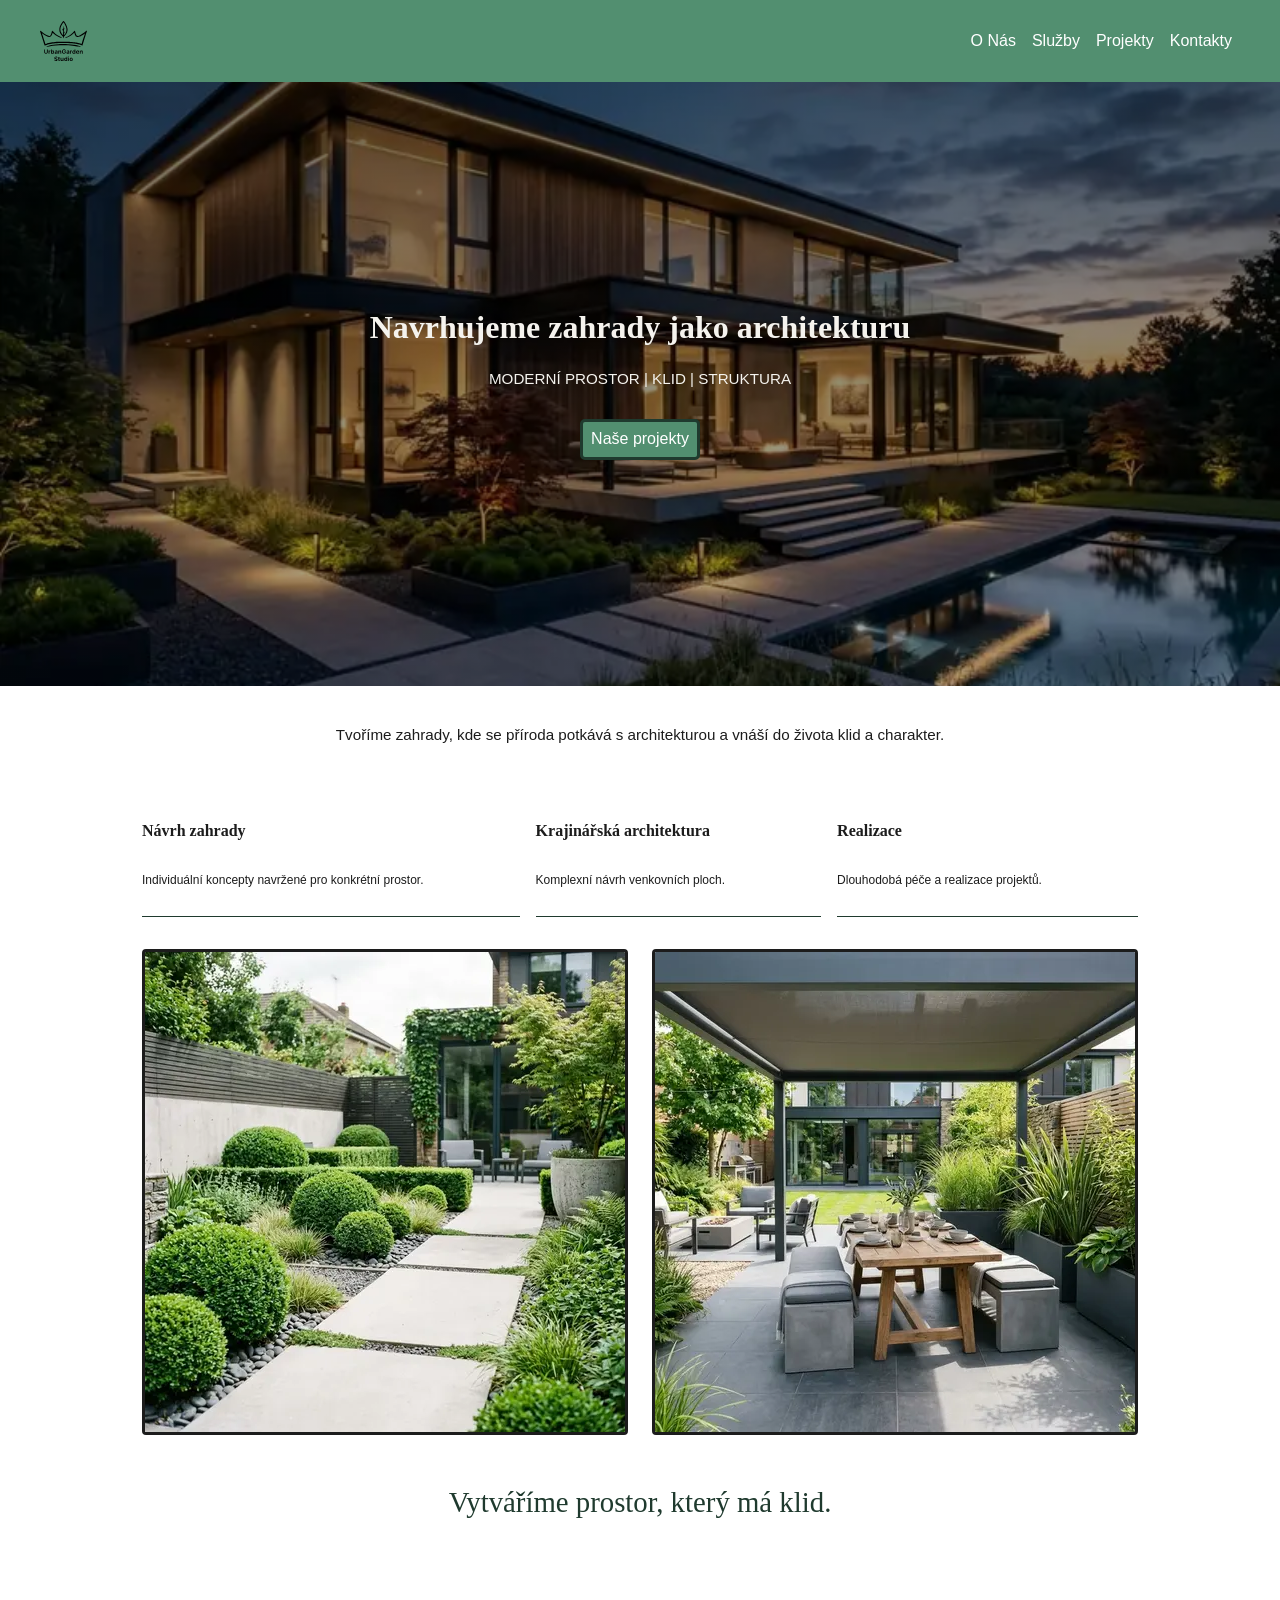
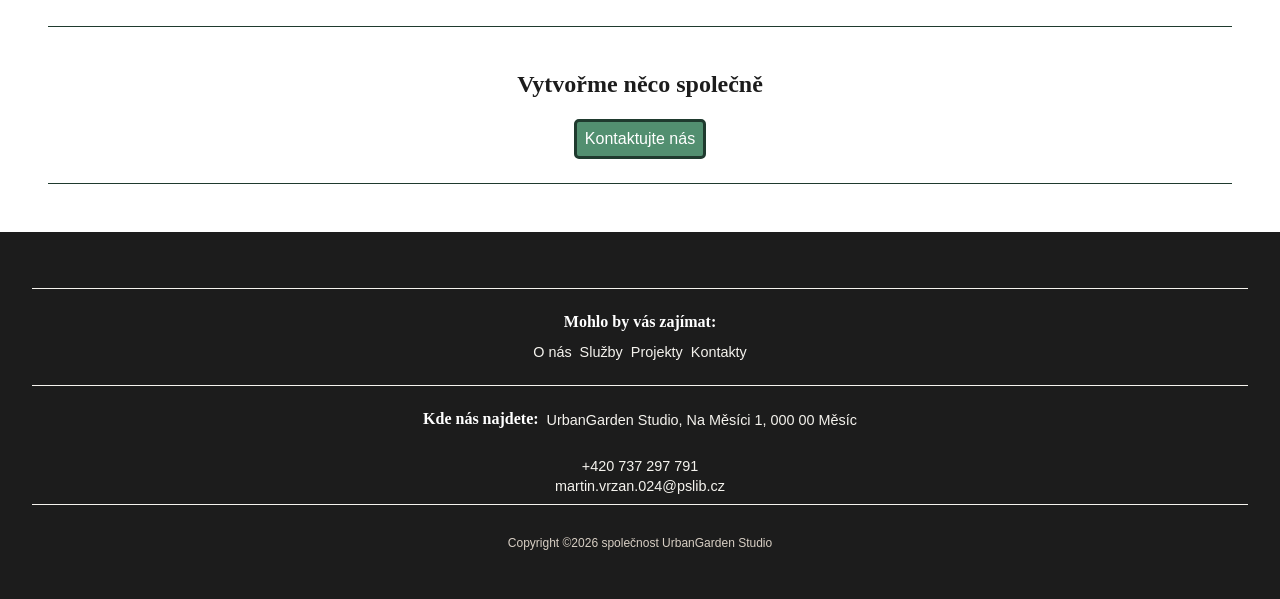
<file: index.html>
<!DOCTYPE html>
<html lang="cs">

<head>
    <meta charset="UTF-8">
    <meta name="viewport" content="width=device-width, initial-scale=1.0">
    <title>Home-UrbanGarden</title>
    <link rel="icon" type="image/png" href="./favicon/favicon-96x96.png" sizes="96x96" />
    <link rel="icon" type="image/svg+xml" href="./favicon/favicon.svg" />
    <link rel="shortcut icon" href="./favicon/favicon.ico" />
    <link rel="apple-touch-icon" sizes="180x180" href="./favicon/apple-touch-icon.png" />
    <link rel="manifest" href="./favicon/site.webmanifest" />
    <link rel="stylesheet" href="CSS/main.css">
</head>

<body>
    <header class="header">
        <div class="ikona__obal">
            <a href="index.html"><img class="header__ikona" src="imgs/logo.svg" alt="ikona domů"></a>
        </div>
        <nav class="navigace">
            <button class="navigace__burger" aria-label="Otevřít menu" aria-expanded="false">
                <span class="navigace__cara"></span>
                <span class="navigace__cara"></span>
                <span class="navigace__cara"></span>
            </button>
            <menu class="menu">
                <li class="item"><a href="onas.html">O Nás</a></li>
                <li class="item"><a href="sluzby.html">Služby</a></li>
                <li class="item"><a href="projekty.html">Projekty</a></li>
                <li class="item"><a href="kontakty.html">Kontakty</a></li>
            </menu>
        </nav>
    </header>

    <main>
        <section class="hero hero--home">
            <div class="hero__obsah">
                <h1>Navrhujeme zahrady jako architekturu</h1>
                <p>MODERNÍ PROSTOR | KLID | STRUKTURA</p>
                <a class="btn-primary" href="projekty.html">Naše projekty</a>
            </div>
        </section>
        <p class="hero__podtext">Tvoříme zahrady, kde se příroda potkává s architekturou a vnáší do života klid a
            charakter.</p>
        <section class="sluzby__sekce">
            <div class="sluzby__karta">
                <h2>Návrh zahrady</h2>
                <p>Individuální koncepty navržené pro konkrétní prostor.</p>
            </div>
            <div class="sluzby__karta">
                <h2>Krajinářská architektura</h2>
                <p>Komplexní návrh venkovních ploch.</p>
            </div>
            <div class="sluzby__karta">
                <h2>Realizace</h2>
                <p>Dlouhodobá péče a realizace projektů.</p>
            </div>
            <div class="sluzby__obrazky">
                <div class="sluzby__obrazek-obal"><img class="obrazek" src="imgs/garden_hedges-nahled.webp"
                        alt="keříky"></div>
                <div class="sluzby__obrazek-obal"><img class="obrazek" src="imgs/garden_patio-nahled.webp" alt="patio">
                </div>
            </div>
            <cite class="citace">Vytváříme prostor, který má klid.</cite>
        </section>
        <section class="nabidka__sekce">
            <div class="nabidka__obal">
                <h2 class="nabidka__nadpis">Vytvořme něco společně</h2>
                <a class="btn-primary" href="kontakty.html">Kontaktujte nás</a>
            </div>
        </section>
    </main>

    <footer class="footer">
        <div class="footer__obal">
            <div class="footer__zajimavosti">
                <h3 class="footer__nadpis">Mohlo by vás zajímat:</h3>
                <menu class="footer__menu">
                    <li><a href="onas.html">O nás</a></li>
                    <li><a href="sluzby.html">Služby</a></li>
                    <li><a href="projekty.html">Projekty</a></li>
                    <li><a href="kontakty.html">Kontakty</a></li>
                </menu>
            </div>
            <div class="footer__adresa">
                <h3 class="footer__nadpis">Kde nás najdete:</h3>
                <span>UrbanGarden Studio, Na Měsíci 1, 000 00 Měsíc</span>
            </div>
            <div class="footer__kontakt">
                <span class="cislo-email"><a href="tel:+420737297791">+420 737 297 791</a></span>
                <span class="cislo-email"><a
                        href="mailto:martin.vrzan.024@pslib.cz">martin.vrzan.024@pslib.cz</a></span>
            </div>
            <small class="footer__copyright">Copyright &copy;2026 společnost UrbanGarden Studio</small>
        </div>
    </footer>
    <script src="script.js"></script>
</body>

</html>
</file>
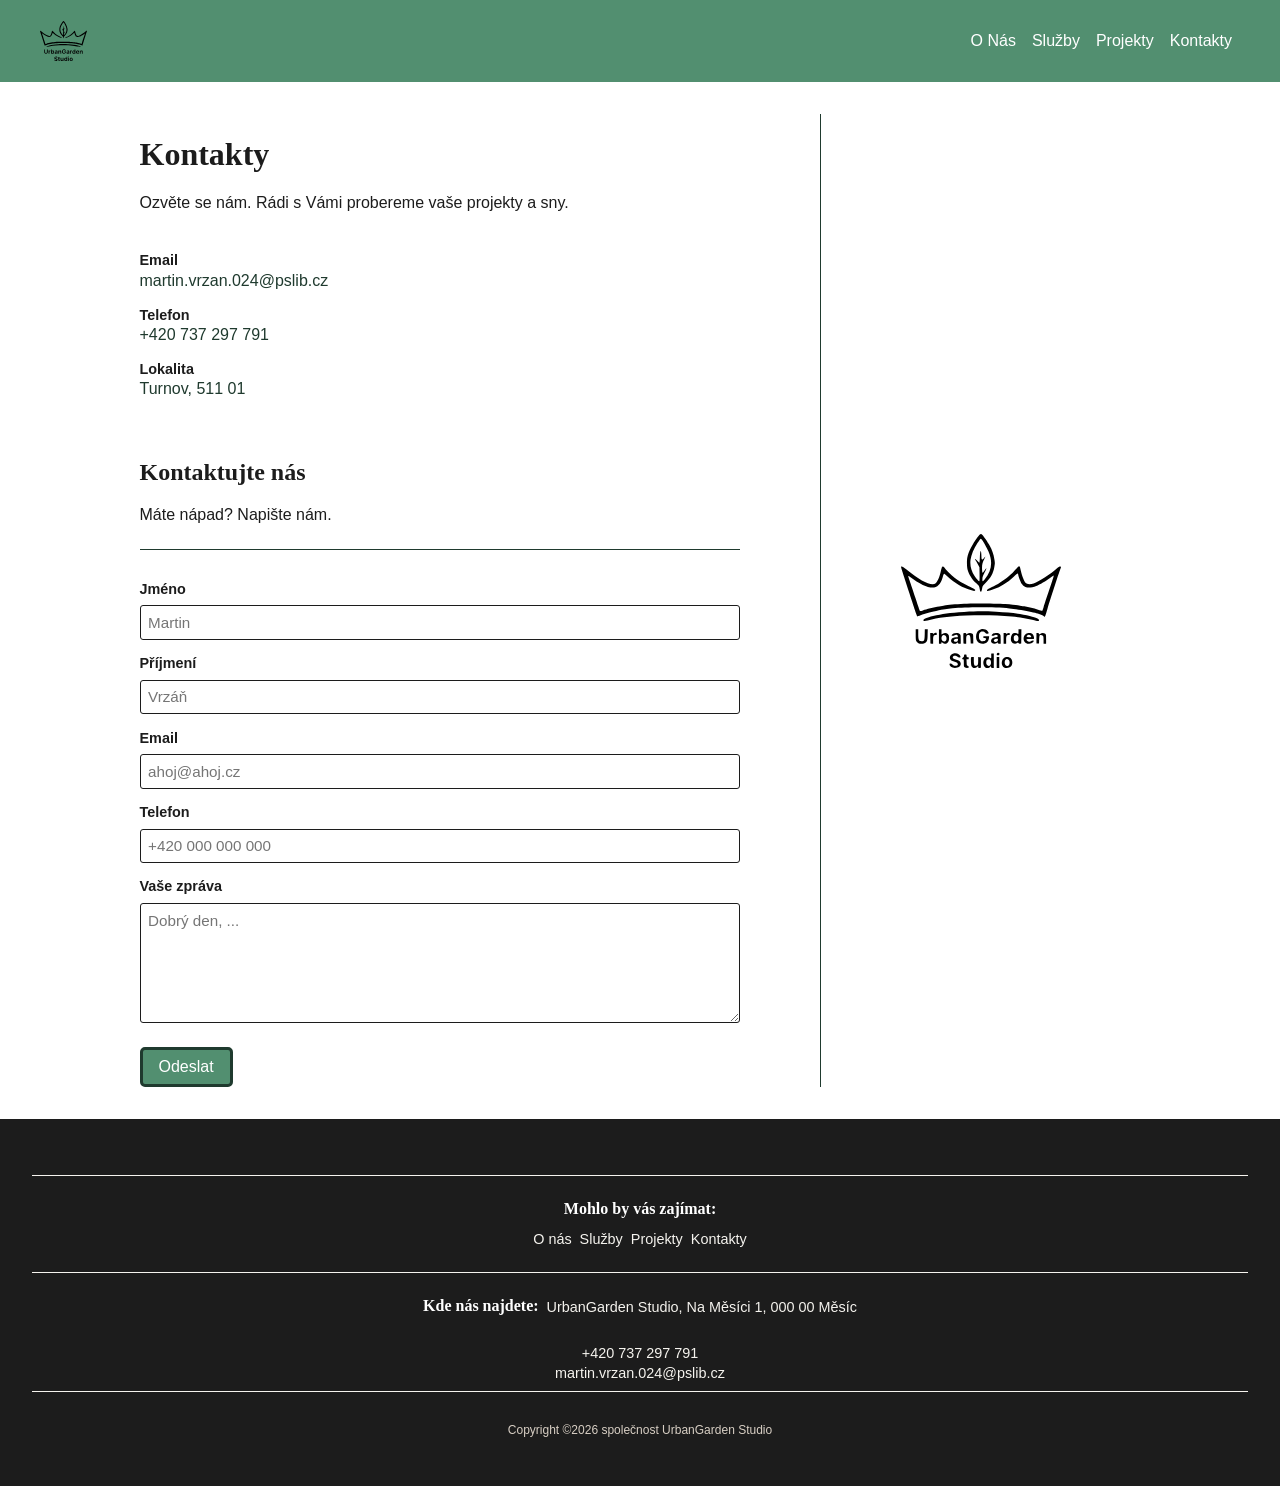
<file: kontakty.html>
<!DOCTYPE html>
<html lang="cs">

<head>
    <meta charset="UTF-8">
    <meta name="viewport" content="width=device-width, initial-scale=1.0">
    <title>Kontakty-UrbanGarden</title>
    <link rel="icon" type="image/png" href="./favicon/favicon-96x96.png" sizes="96x96" />
    <link rel="icon" type="image/svg+xml" href="./favicon/favicon.svg" />
    <link rel="shortcut icon" href="./favicon/favicon.ico" />
    <link rel="apple-touch-icon" sizes="180x180" href="./favicon/apple-touch-icon.png" />
    <link rel="stylesheet" href="CSS/main.css">
</head>

<body>
    <header class="header">
        <div class="ikona__obal">
            <a href="index.html"><img class="header__ikona" src="imgs/logo.svg" alt="ikona domů"></a>
        </div>
        <nav class="navigace">
            <button class="navigace__burger" aria-label="Otevřít menu" aria-expanded="false">
                <span class="navigace__cara"></span>
                <span class="navigace__cara"></span>
                <span class="navigace__cara"></span>
            </button>
            <menu class="menu">
                <li class="item"><a href="onas.html">O Nás</a></li>
                <li class="item"><a href="sluzby.html">Služby</a></li>
                <li class="item"><a href="projekty.html">Projekty</a></li>
                <li class="item"><a href="kontakty.html">Kontakty</a></li>
            </menu>
        </nav>
    </header>
    <main class="kontakty__main">
        <div class="kontakty__obsah">
            <section class="kontakty__hlavni">
                <div class="kontakty__uvod">
                    <h1>Kontakty</h1>
                    <p>Ozvěte se nám. Rádi s Vámi probereme vaše projekty a sny.</p>
                </div>
                <div class="kontakty__udaje">
                    <div class="kontakty__udaj">
                        <span class="kontakty__udaj-label">Email</span>
                        <a href="mailto:martin.vrzan.024@pslib.cz"
                            class="kontakty__udaj-hodnota">martin.vrzan.024@pslib.cz</a>
                    </div>
                    <div class="kontakty__udaj">
                        <span class="kontakty__udaj-label">Telefon</span>
                        <a href="tel:+420737297791" class="kontakty__udaj-hodnota">+420 737 297 791</a>
                    </div>
                    <div class="kontakty__udaj">
                        <span class="kontakty__udaj-label">Lokalita</span>
                        <span class="kontakty__udaj-hodnota">Turnov, 511 01</span>
                    </div>
                </div>
            </section>
            <section class="kontakt__sekce">
                <h2 class="kontakt__nadpis">Kontaktujte nás</h2>
                <p class="kontakt__popisek">Máte nápad? Napište nám.</p>
                <form class="kontakt__formular formular">
                    <label for="jmeno" class="formular__label">Jméno</label>
                    <input type="text" id="jmeno" name="jmeno" placeholder="Martin" class="formular__input">
                    <label for="prijmeni" class="formular__label">Příjmení</label>
                    <input type="text" id="prijmeni" name="prijmeni" placeholder="Vrzáň" class="formular__input">
                    <label for="email" class="formular__label">Email</label>
                    <input type="email" id="email" name="email" placeholder="ahoj@ahoj.cz" class="formular__input">
                    <label for="telefon" class="formular__label">Telefon</label>
                    <input type="tel" id="telefon" name="telefon" placeholder="+420 000 000 000"
                        class="formular__input">
                    <label for="zprava" class="formular__label">Vaše zpráva</label>
                    <textarea id="zprava" name="zprava" placeholder="Dobrý den, ..."
                        class="formular__textarea"></textarea>
                    <button type="submit" class="btn-primary formular__odeslat">Odeslat</button>
                </form>
            </section>
        </div>
        <img class="kontakty__logo" src="imgs/logo.svg" alt="Logo UrbanGarden Studio">
    </main>
    <footer class="footer">
        <div class="footer__obal">
            <div class="footer__zajimavosti">
                <h3 class="footer__nadpis">Mohlo by vás zajímat:</h3>
                <menu class="footer__menu">
                    <li><a href="onas.html">O nás</a></li>
                    <li><a href="sluzby.html">Služby</a></li>
                    <li><a href="projekty.html">Projekty</a></li>
                    <li><a href="kontakty.html">Kontakty</a></li>
                </menu>
            </div>
            <div class="footer__adresa">
                <h3 class="footer__nadpis">Kde nás najdete:</h3>
                <span>UrbanGarden Studio, Na Měsíci 1, 000 00 Měsíc</span>
            </div>
            <div class="footer__kontakt">
                <span class="cislo-email"><a href="tel:+420737297791">+420 737 297 791</a></span>
                <span class="cislo-email"><a
                        href="mailto:martin.vrzan.024@pslib.cz">martin.vrzan.024@pslib.cz</a></span>
            </div>
            <small class="footer__copyright">Copyright &copy;2026 společnost UrbanGarden Studio</small>
        </div>
    </footer>
    <script src="script.js"></script>
</body>

</html>
</file>
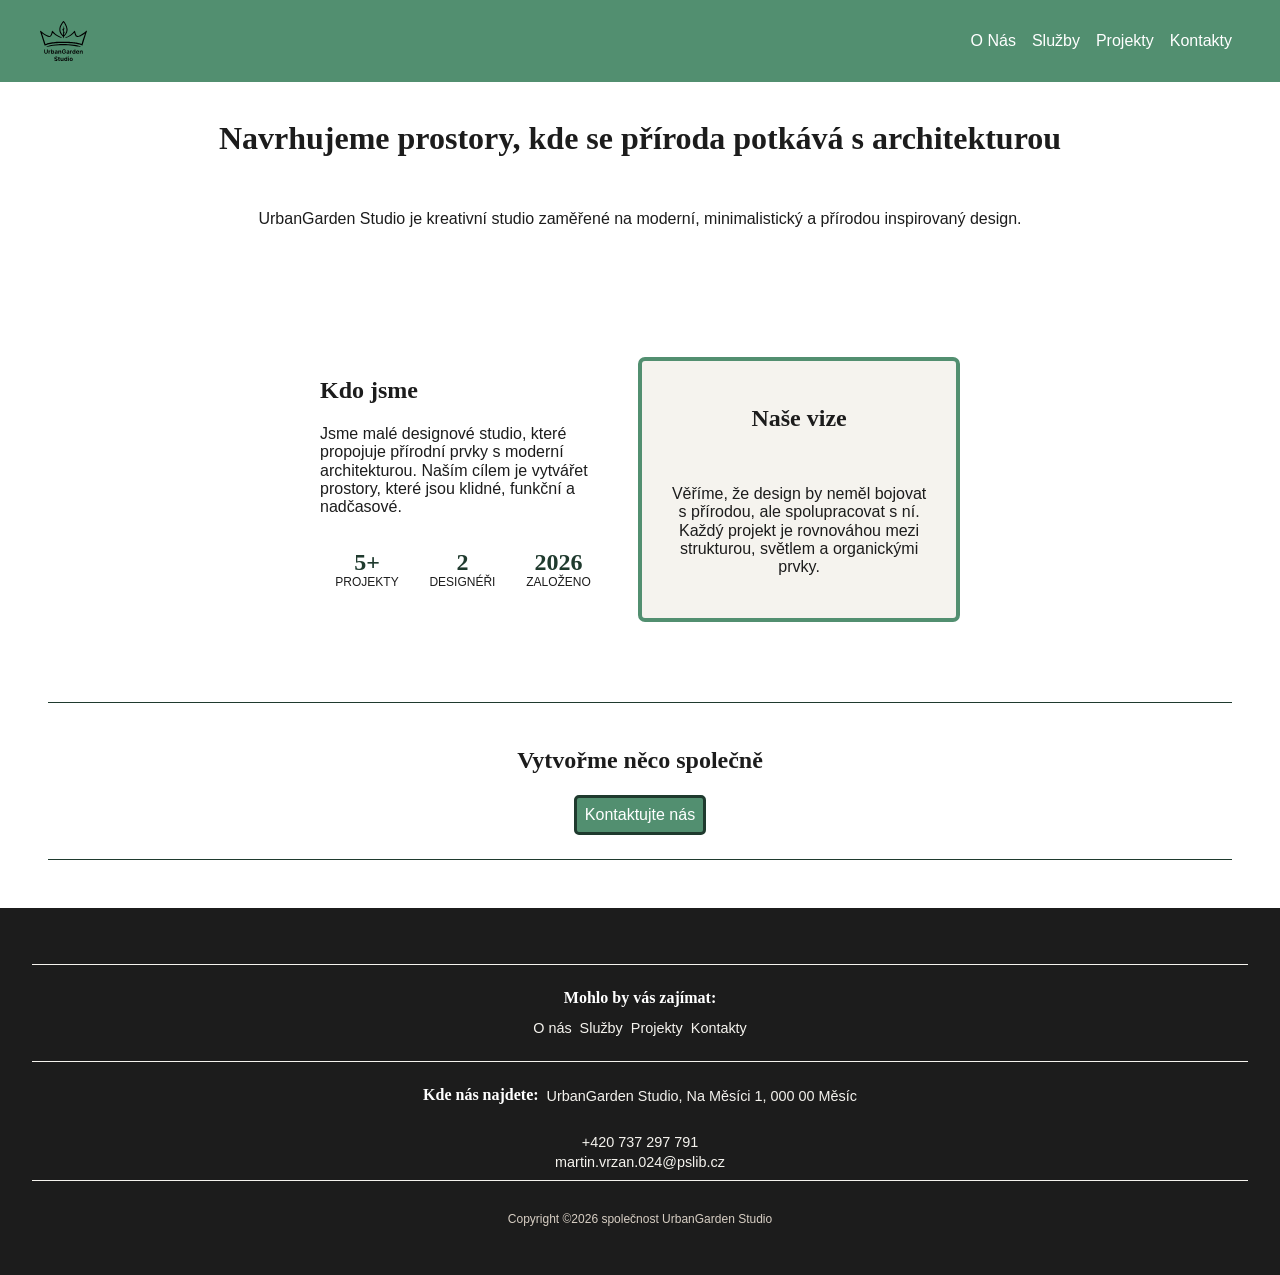
<file: onas.html>
<!DOCTYPE html>
<html lang="cs">

<head>
    <meta charset="UTF-8">
    <meta name="viewport" content="width=device-width, initial-scale=1.0">
    <title>Onás-UrbanGarden</title>
    <link rel="icon" type="image/png" href="./favicon/favicon-96x96.png" sizes="96x96" />
    <link rel="icon" type="image/svg+xml" href="./favicon/favicon.svg" />
    <link rel="shortcut icon" href="./favicon/favicon.ico" />
    <link rel="apple-touch-icon" sizes="180x180" href="./favicon/apple-touch-icon.png" />
    <link rel="manifest" href="./favicon/site.webmanifest" />
    <link rel="stylesheet" href="CSS/main.css">
</head>

<body>
    <header class="header">
        <div class="ikona__obal">
            <a href="index.html"><img class="header__ikona" src="imgs/logo.svg" alt="ikona domů"></a>
        </div>
        <nav class="navigace">
            <button class="navigace__burger" aria-label="Otevřít menu" aria-expanded="false">
                <span class="navigace__cara"></span>
                <span class="navigace__cara"></span>
                <span class="navigace__cara"></span>
            </button>
            <menu class="menu">
                <li class="item"><a href="onas.html">O Nás</a></li>
                <li class="item"><a href="sluzby.html">Služby</a></li>
                <li class="item"><a href="projekty.html">Projekty</a></li>
                <li class="item"><a href="kontakty.html">Kontakty</a></li>
            </menu>
        </nav>
    </header>
    <main>
        <section class="hero--onas">
            <h1>Navrhujeme prostory, kde se příroda potkává s architekturou</h1>
            <p>UrbanGarden Studio je kreativní studio zaměřené na moderní, minimalistický a přírodou inspirovaný design.
            </p>
        </section>
        <div class="onas__obrazek">
            <img src="imgs/garden_zen.webp" alt="Zenová zahrada" class="onas__img">
        </div>
        <section class="onas__sekce">
            <div class="onas__karta onas__karta--kdo-jsme">
                <div class="onas__kdo-jsme-obal">
                    <h2>Kdo jsme</h2>
                    <p>Jsme malé designové studio, které propojuje přírodní prvky s moderní architekturou. Naším cílem
                        je vytvářet prostory, které jsou klidné, funkční a nadčasové.</p>
                    <div class="staty">
                        <div class="staty__item">
                            <span class="staty__cislo">5+</span>
                            <span class="staty__popisek">Projekty</span>
                        </div>
                        <div class="staty__item">
                            <span class="staty__cislo">2</span>
                            <span class="staty__popisek">Designéři</span>
                        </div>
                        <div class="staty__item">
                            <span class="staty__cislo">2026</span>
                            <span class="staty__popisek">Založeno</span>
                        </div>
                    </div>
                </div>
            </div>
            <div class="onas__karta onas__karta--vize">
                <h2>Naše vize</h2>
                <p>Věříme, že design by neměl bojovat s přírodou, ale spolupracovat s ní. Každý projekt je rovnováhou
                    mezi strukturou, světlem a organickými prvky.</p>
            </div>
        </section>
        <section class="nabidka__sekce">
            <div class="nabidka__obal">
                <h2 class="nabidka__nadpis">Vytvořme něco společně</h2>
                <a class="btn-primary" href="kontakty.html">Kontaktujte nás</a>
            </div>
        </section>
    </main>
    <footer class="footer">
        <div class="footer__obal">
            <div class="footer__zajimavosti">
                <h3 class="footer__nadpis">Mohlo by vás zajímat:</h3>
                <menu class="footer__menu">
                    <li><a href="onas.html">O nás</a></li>
                    <li><a href="sluzby.html">Služby</a></li>
                    <li><a href="projekty.html">Projekty</a></li>
                    <li><a href="kontakty.html">Kontakty</a></li>
                </menu>
            </div>
            <div class="footer__adresa">
                <h3 class="footer__nadpis">Kde nás najdete:</h3>
                <span>UrbanGarden Studio, Na Měsíci 1, 000 00 Měsíc</span>
            </div>
            <div class="footer__kontakt">
                <span class="cislo-email"><a href="tel:+420737297791">+420 737 297 791</a></span>
                <span class="cislo-email"><a
                        href="mailto:martin.vrzan.024@pslib.cz">martin.vrzan.024@pslib.cz</a></span>
            </div>
            <small class="footer__copyright">Copyright &copy;2026 společnost UrbanGarden Studio</small>
        </div>
    </footer>
    <script src="script.js"></script>
</body>

</html>
</file>
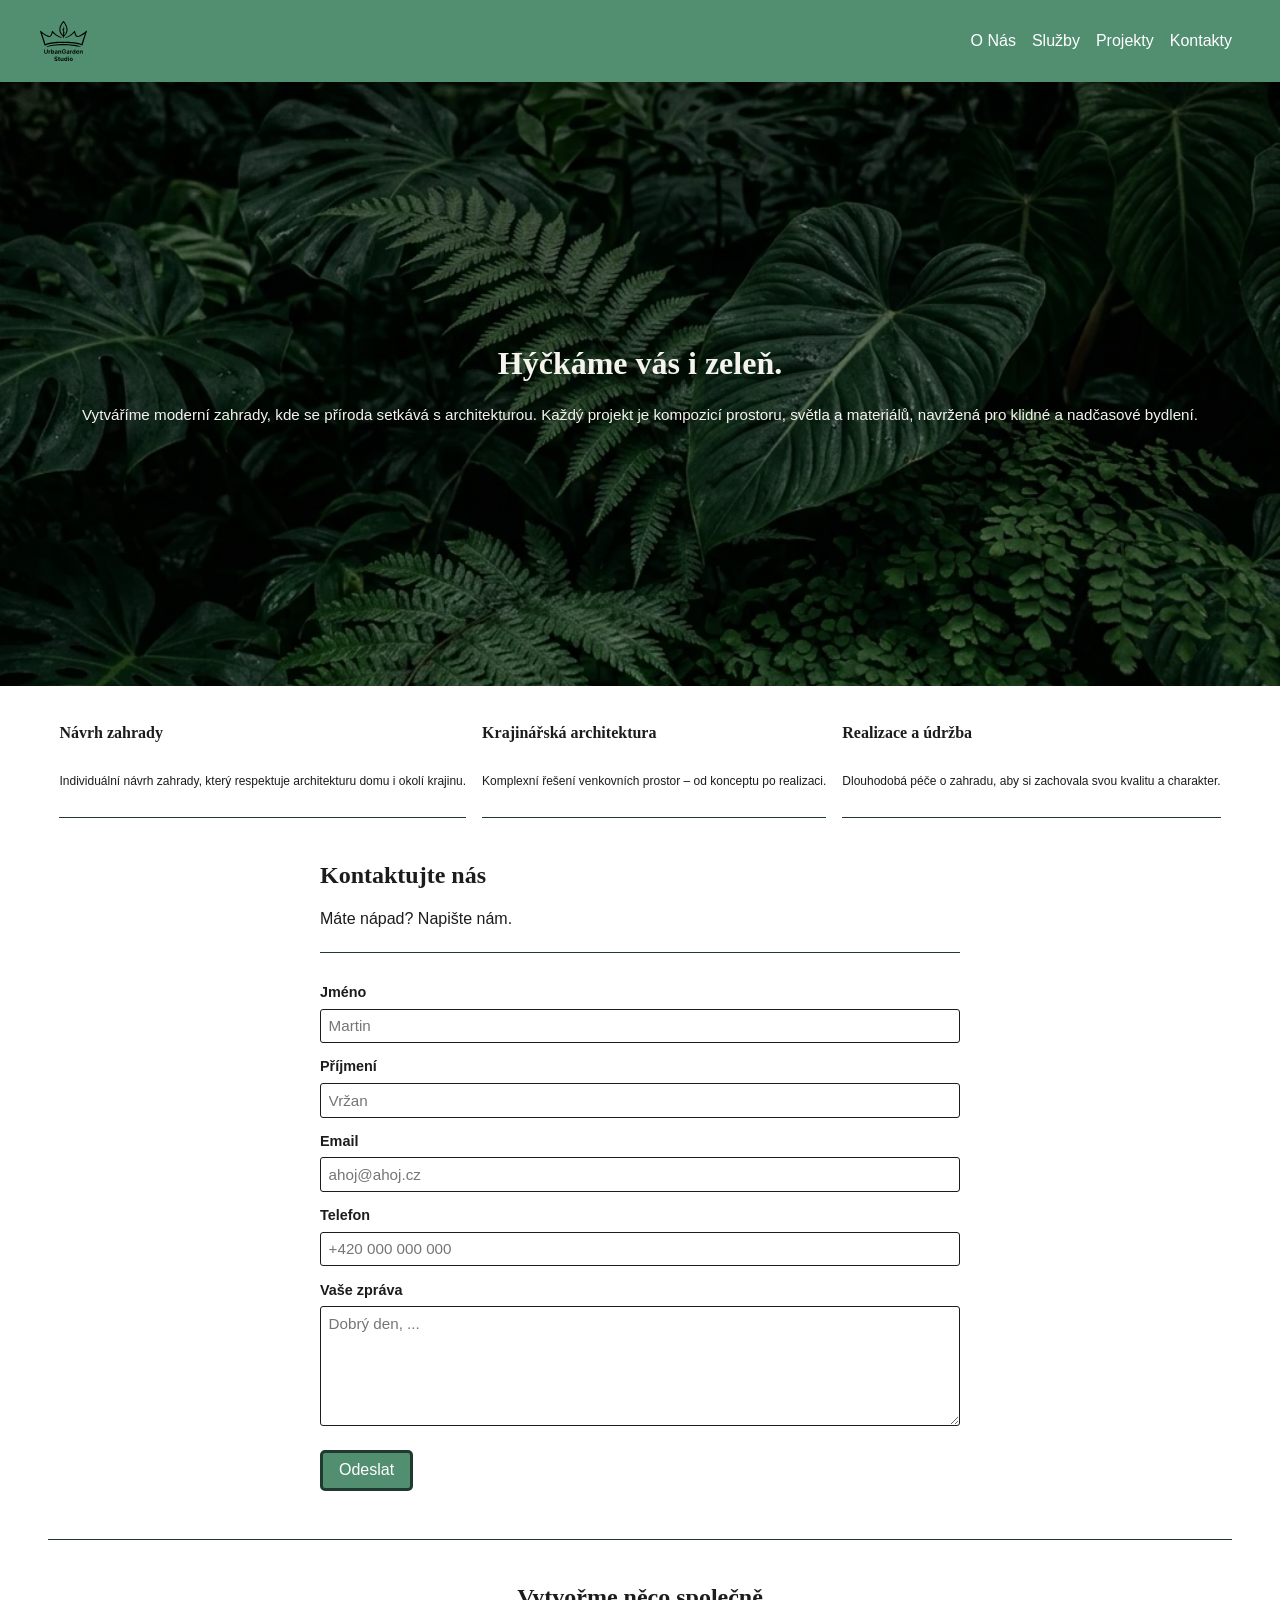
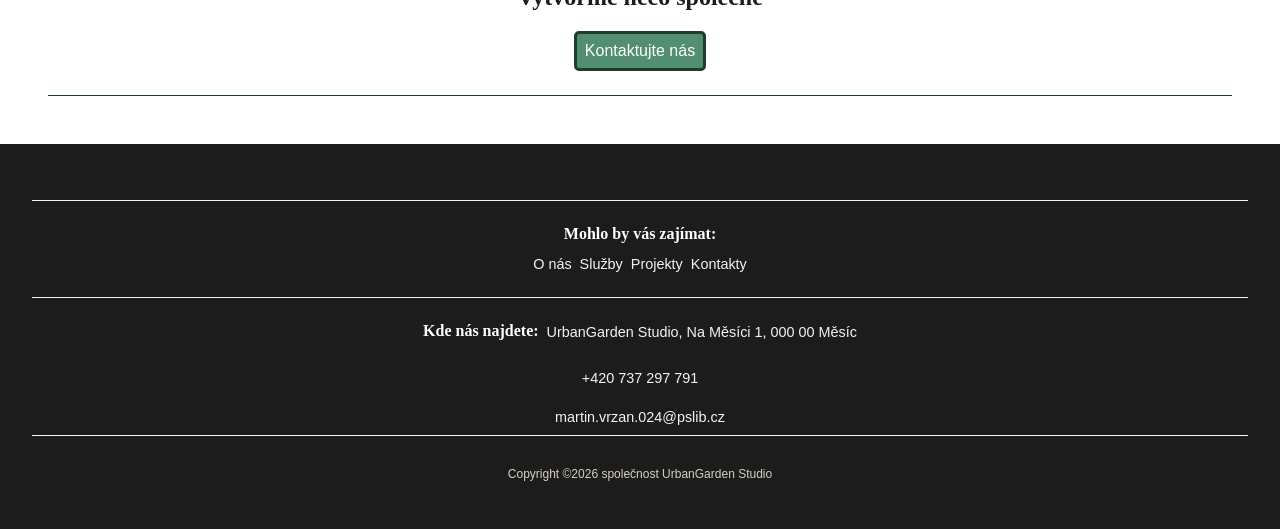
<file: sluzby.html>
<!DOCTYPE html>
<html lang="cs">

<head>
    <meta charset="UTF-8">
    <meta name="viewport" content="width=device-width, initial-scale=1.0">
    <title>Služby-UrbanGarden</title>
    <link rel="icon" type="image/png" href="./favicon/favicon-96x96.png" sizes="96x96" />
    <link rel="icon" type="image/svg+xml" href="./favicon/favicon.svg" />
    <link rel="shortcut icon" href="./favicon/favicon.ico" />
    <link rel="apple-touch-icon" sizes="180x180" href="./favicon/apple-touch-icon.png" />
    <link rel="manifest" href="./favicon/site.webmanifest" />
    <link rel="stylesheet" href="CSS/main.css">
</head>

<body>
    <header class="header">
        <div class="ikona__obal">
            <a href="index.html"><img class="header__ikona" src="imgs/logo.svg" alt="ikona domů"></a>
        </div>
        <nav class="navigace">
            <button class="navigace__burger" aria-label="Otevřít menu" aria-expanded="false">
                <span class="navigace__cara"></span>
                <span class="navigace__cara"></span>
                <span class="navigace__cara"></span>
            </button>
            <menu class="menu">
                <li class="item"><a href="onas.html">O Nás</a></li>
                <li class="item"><a href="sluzby.html">Služby</a></li>
                <li class="item"><a href="projekty.html">Projekty</a></li>
                <li class="item"><a href="kontakty.html">Kontakty</a></li>
            </menu>
        </nav>
    </header>
    <main>
        <section class="hero hero--sluzby">
            <img class="hero__img" src="imgs/leaves_banner.webp" alt="zahradni listy banner">
            <div class="hero__obsah">
                <h1>Hýčkáme vás i zeleň.</h1>
                <p>Vytváříme moderní zahrady, kde se příroda setkává s architekturou. Každý projekt je kompozicí
                    prostoru, světla a materiálů, navržená pro klidné a nadčasové bydlení.</p>
            </div>
        </section>
        <section class="sluzby sluzby__sekce">
            <div class="sluzby__karta">
                <h2>Návrh zahrady</h2>
                <p>Individuální návrh zahrady, který respektuje architekturu domu i okolí krajinu.</p>
            </div>
            <div class="sluzby__karta">
                <h2>Krajinářská architektura</h2>
                <p>Komplexní řešení venkovních prostor – od konceptu po realizaci.</p>
            </div>
            <div class="sluzby__karta">
                <h2>Realizace a údržba</h2>
                <p>Dlouhodobá péče o zahradu, aby si zachovala svou kvalitu a charakter.</p>
            </div>
        </section>
        <section class="kontakt__sekce">
            <h2 class="kontakt__nadpis">Kontaktujte nás</h2>
            <p class="kontakt__popisek">Máte nápad? Napište nám.</p>
            <form class="kontakt__formular formular">
                <label for="jmeno" class="formular__label">Jméno</label>
                <input type="text" id="jmeno" name="jmeno" placeholder="Martin" class="formular__input">
                <label for="prijmeni" class="formular__label">Příjmení</label>
                <input type="text" id="prijmeni" name="prijmeni" placeholder="Vržan" class="formular__input">
                <label for="email" class="formular__label">Email</label>
                <input type="email" id="email" name="email" placeholder="ahoj@ahoj.cz" class="formular__input">
                <label for="telefon" class="formular__label">Telefon</label>
                <input type="tel" id="telefon" name="telefon" placeholder="+420 000 000 000" class="formular__input">
                <label for="zprava" class="formular__label">Vaše zpráva</label>
                <textarea id="zprava" name="zprava" placeholder="Dobrý den, ..." class="formular__textarea"></textarea>
                <button type="submit" class="btn-primary formular__odeslat">Odeslat</button>
            </form>
        </section>
        <section class="nabidka__sekce">
            <div class="nabidka__obal">
                <h2 class="nabidka__nadpis">Vytvořme něco společně</h2>
                <a class="btn-primary" href="kontakty.html">Kontaktujte nás</a>
            </div>
        </section>
    </main>
    <footer class="footer">
        <div class="footer__obal">
            <div class="footer__zajimavosti">
                <h3 class="footer__nadpis">Mohlo by vás zajímat:</h3>
                <menu class="footer__menu">
                    <li><a href="onas.html">O nás</a></li>
                    <li><a href="sluzby.html">Služby</a></li>
                    <li><a href="projekty.html">Projekty</a></li>
                    <li><a href="kontakty.html">Kontakty</a></li>
                </menu>
            </div>
            <div class="footer__adresa">
                <h3 class="footer__nadpis">Kde nás najdete:</h3>
                <span>UrbanGarden Studio, Na Měsíci 1, 000 00 Měsíc</span>
            </div>
            <div class="footer__kontakt">
                <span class="cislo-email"><a href="tel:+420737297791">+420 737 297 791</a></span><br>
                <span class="cislo-email"><a href="mailto:martin.vrzan.024@pslib.cz">martin.vrzan.024@pslib.cz</a></span>
            </div>
            <small class="footer__copyright">Copyright &copy;2026 společnost UrbanGarden Studio</small>
        </div>
    </footer>
    <script src="script.js"></script>
</body>

</html>
</file>
<file: CSS/main.css>
@layer normalize, styles, components, layout;

@import url('normalize.css') layer(normalize);
@import url('styles.css') layer(styles);
@import url('componets.css') layer(components);
@import url('layout.css') layer(layout);
</file>
